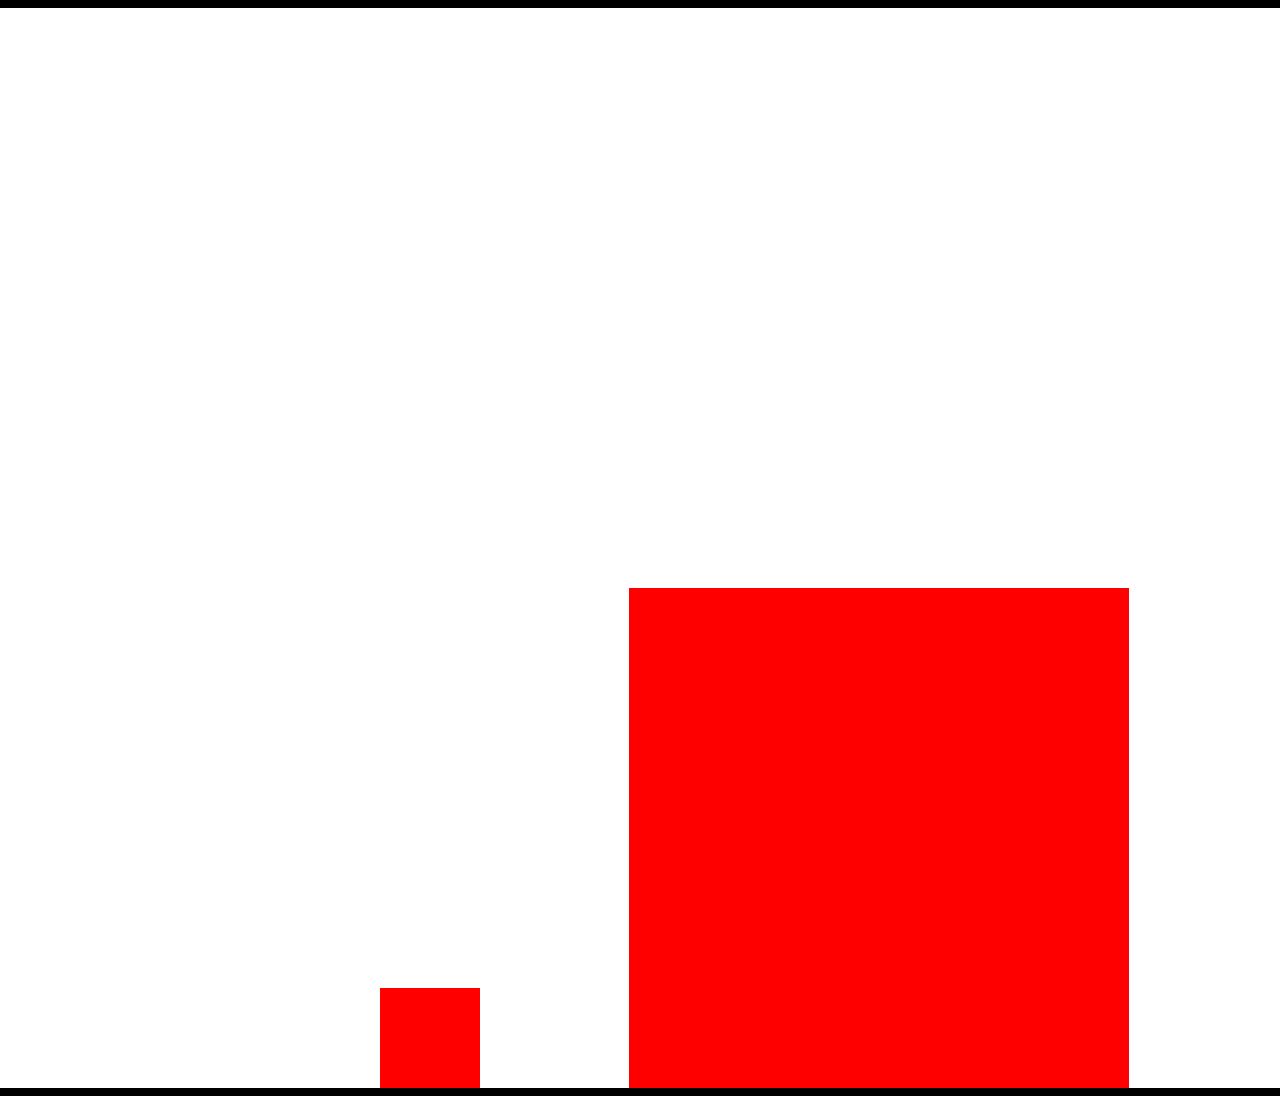
<file: Colliding Block Pi/index.html>
<!DOCTYPE html>
<html lang="en">
<head>
    <title>Document</title>
    <script src="script.js" defer></script>
</head>
<body style = 'background-color : black;display :flex; justify-content:center; align-items:center; min-height : 100vh;'>
    <canvas id="my-canvas"></canvas>
</body>
</html>
</file>
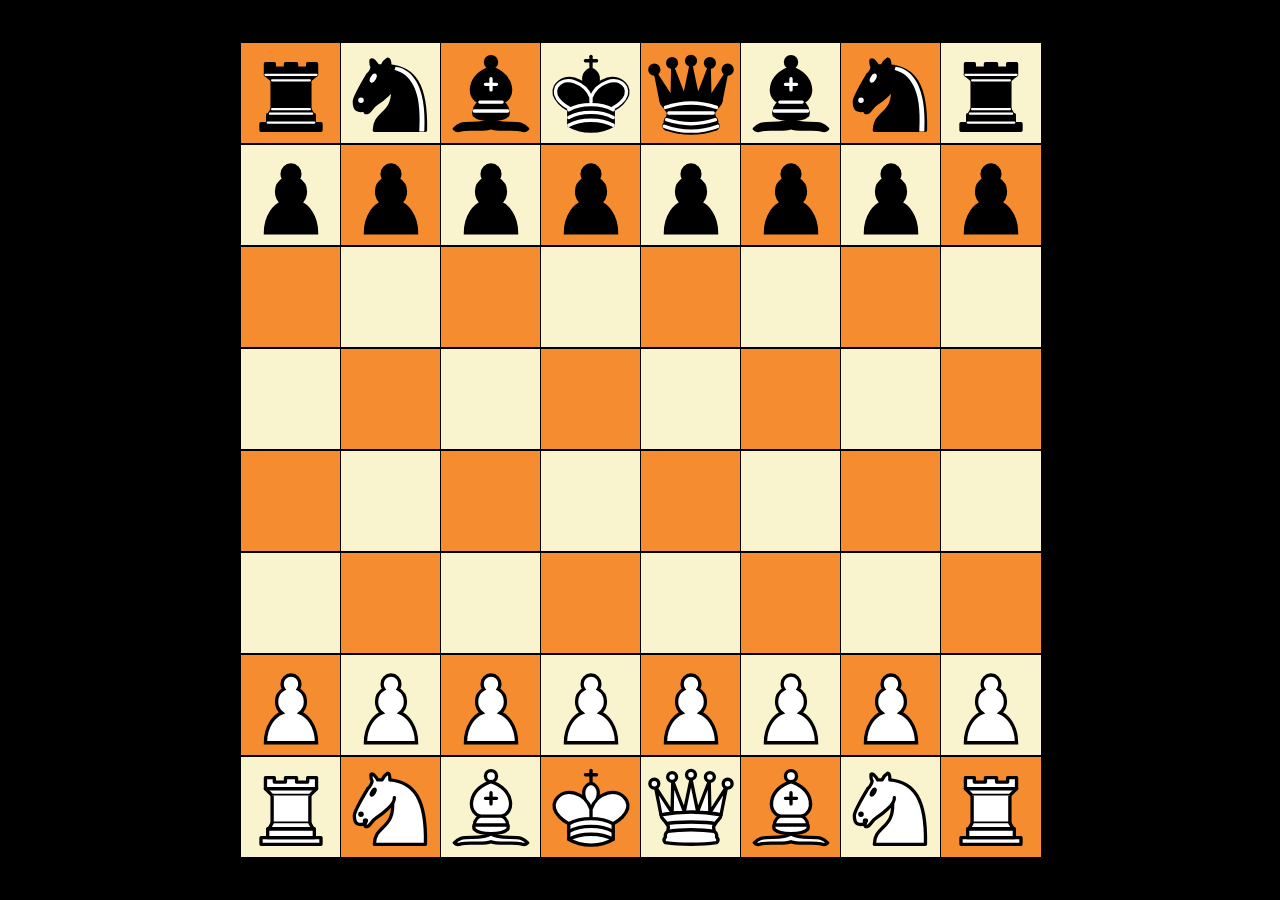
<file: Game - Chess/index.html>
<html>
<head>
    <title>Chess</title>
    <link rel="stylesheet" href="styles.css">
    <!-- Game JS stores all the information about the game. -->
    <script src="game.js" type = 'module' defer></script>
</head>
<body>

</body>
</html>
</file>
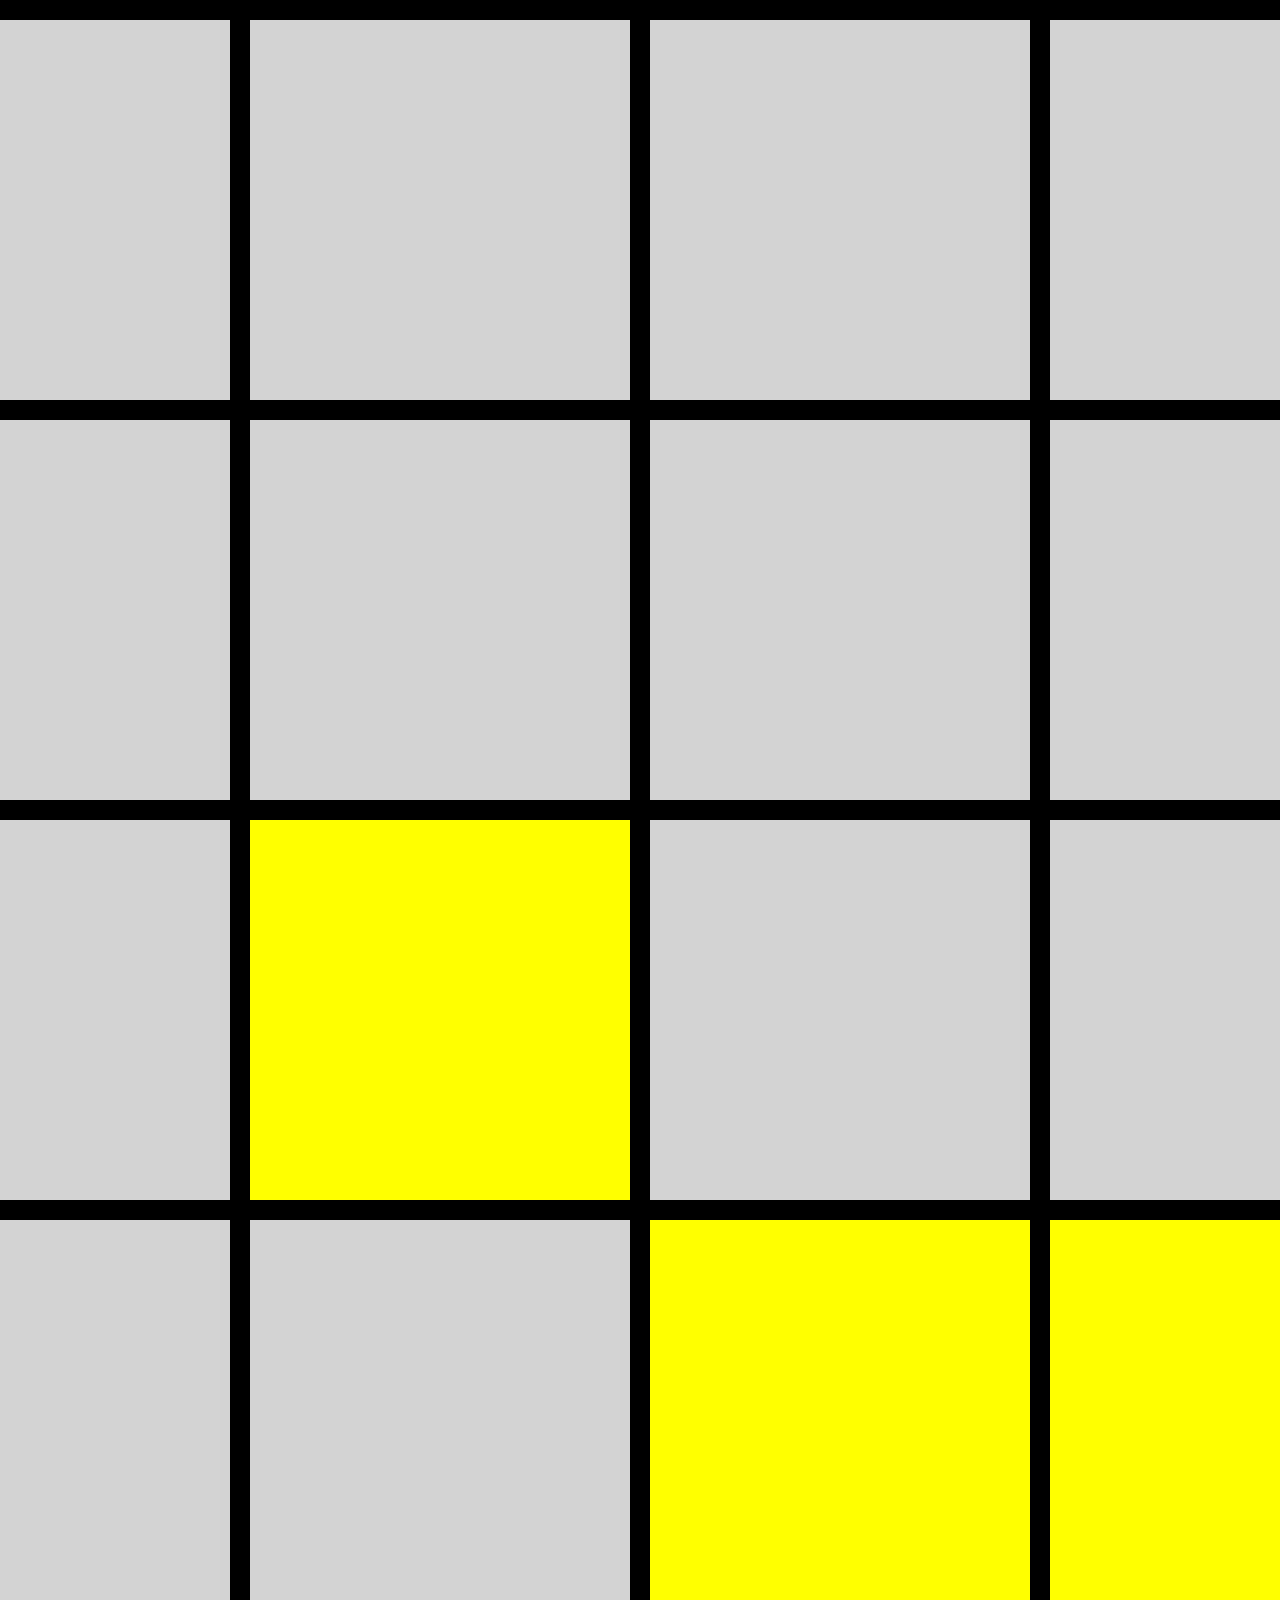
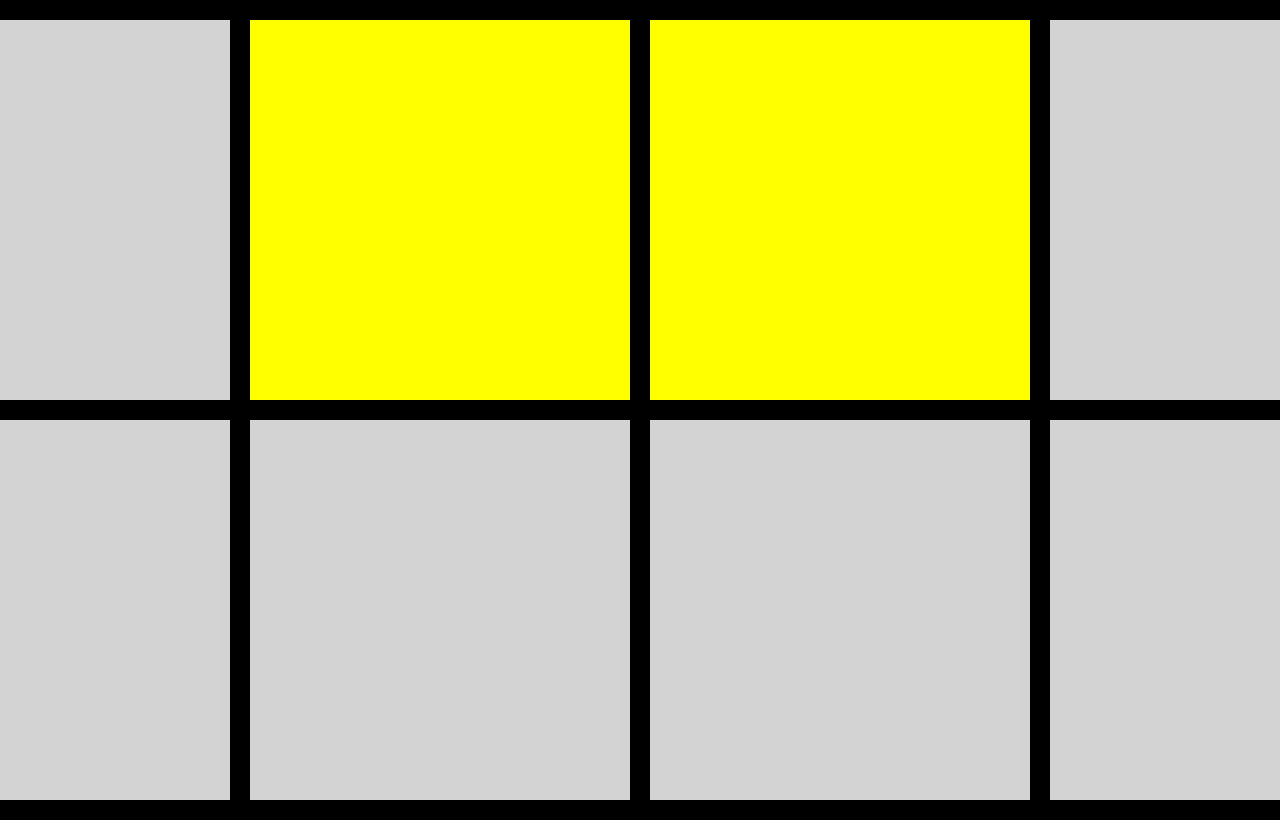
<file: Game - Conway's Game of Life CANVAS/index.html>
<!DOCTYPE html>
<html lang="en">
<head>
    <meta charset="UTF-8">
    <meta http-equiv="X-UA-Compatible" content="IE=edge">
    <meta name="viewport" content="width=device-width, initial-scale=1.0">
    <script src="game.js" defer></script>
    <link rel="stylesheet" href="style.css">
    <title>Document</title>
</head>
<body>
</body>
</html>
</file>
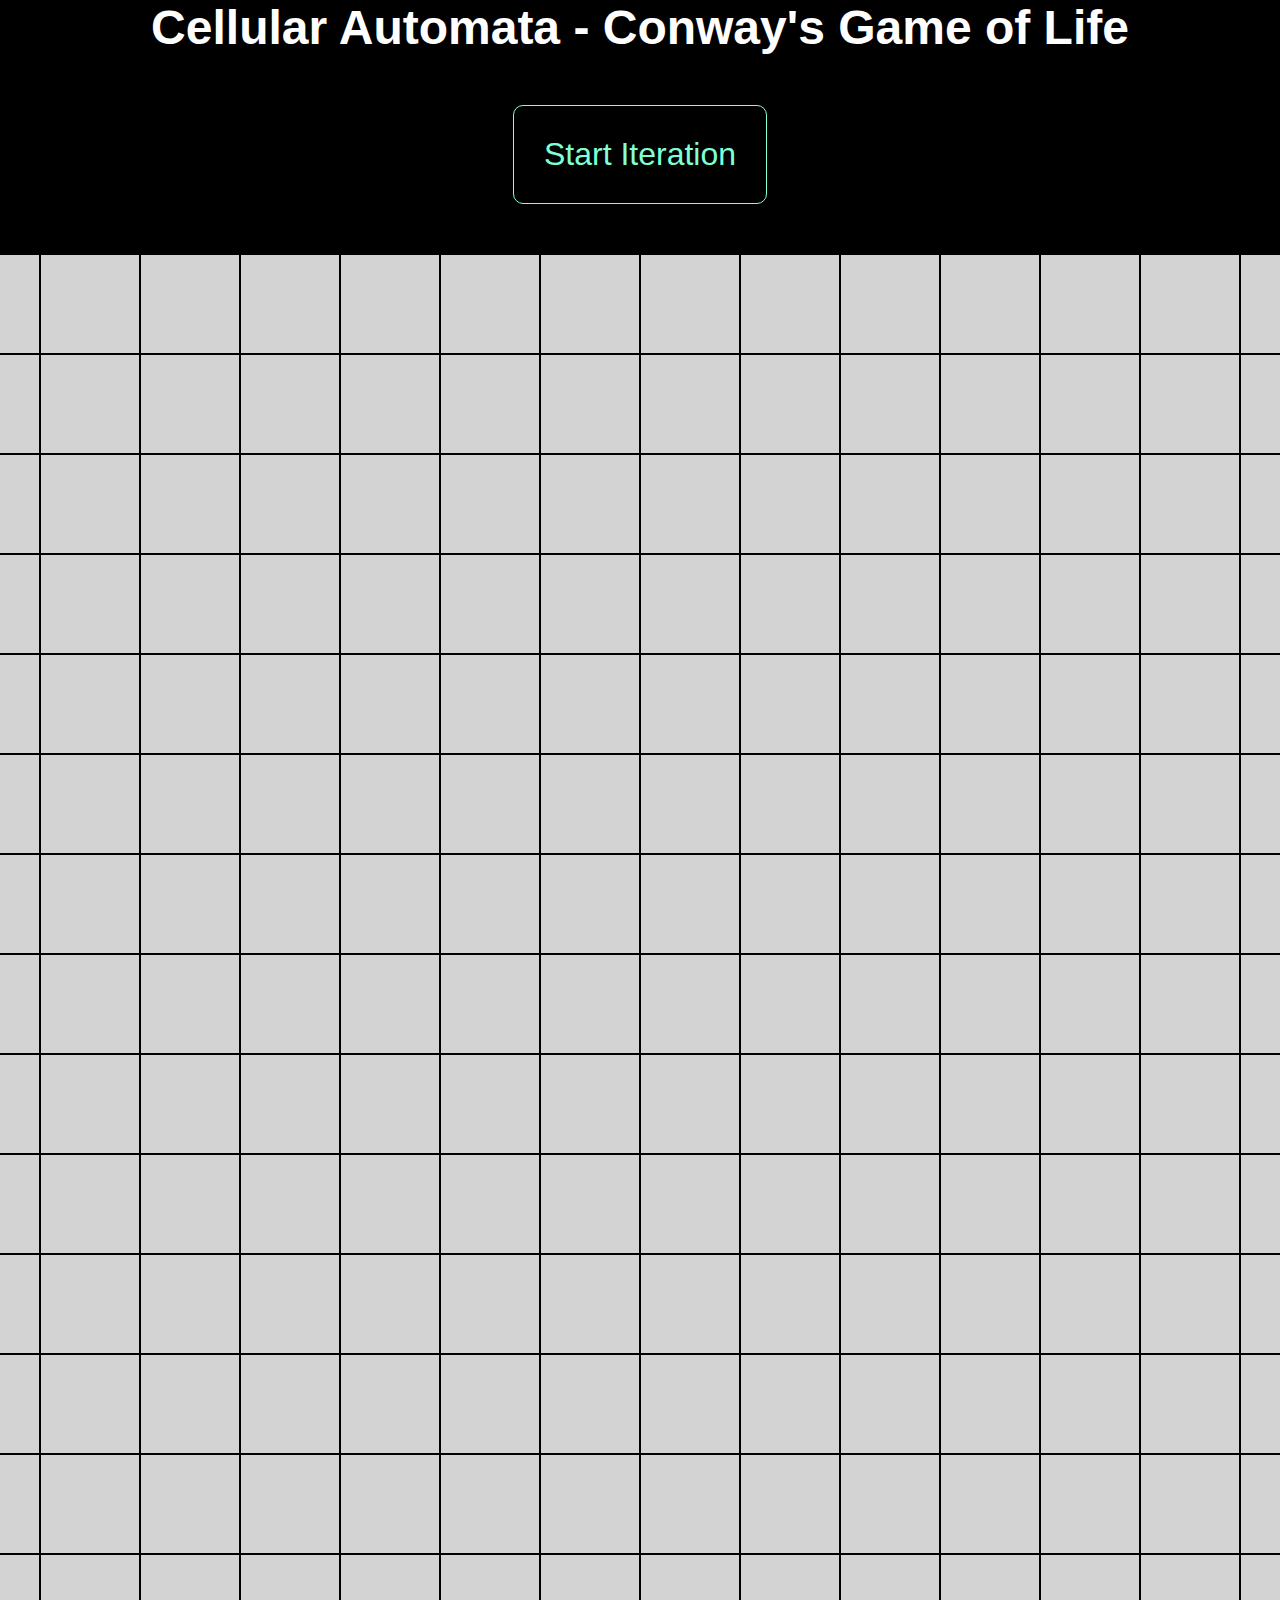
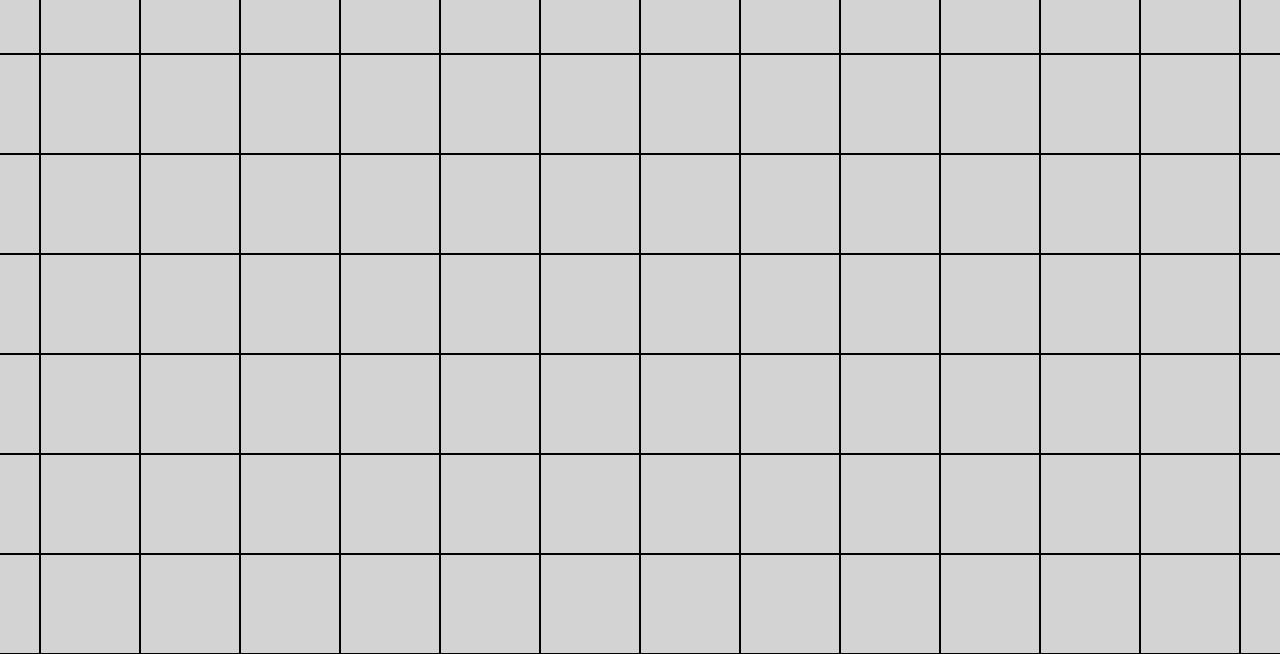
<file: Game - Conway's Game of Life/index.html>
<!DOCTYPE html>
<html lang="en">
<head>
    <title>Document</title>
    <link rel="stylesheet" href="style.css">
    <script src="script.js" defer></script>
</head>
<body>
    <h1>Cellular Automata - Conway's Game of Life</h1>
    <button id="start-btn">Start Iteration</button>
</body>
</html>
</file>
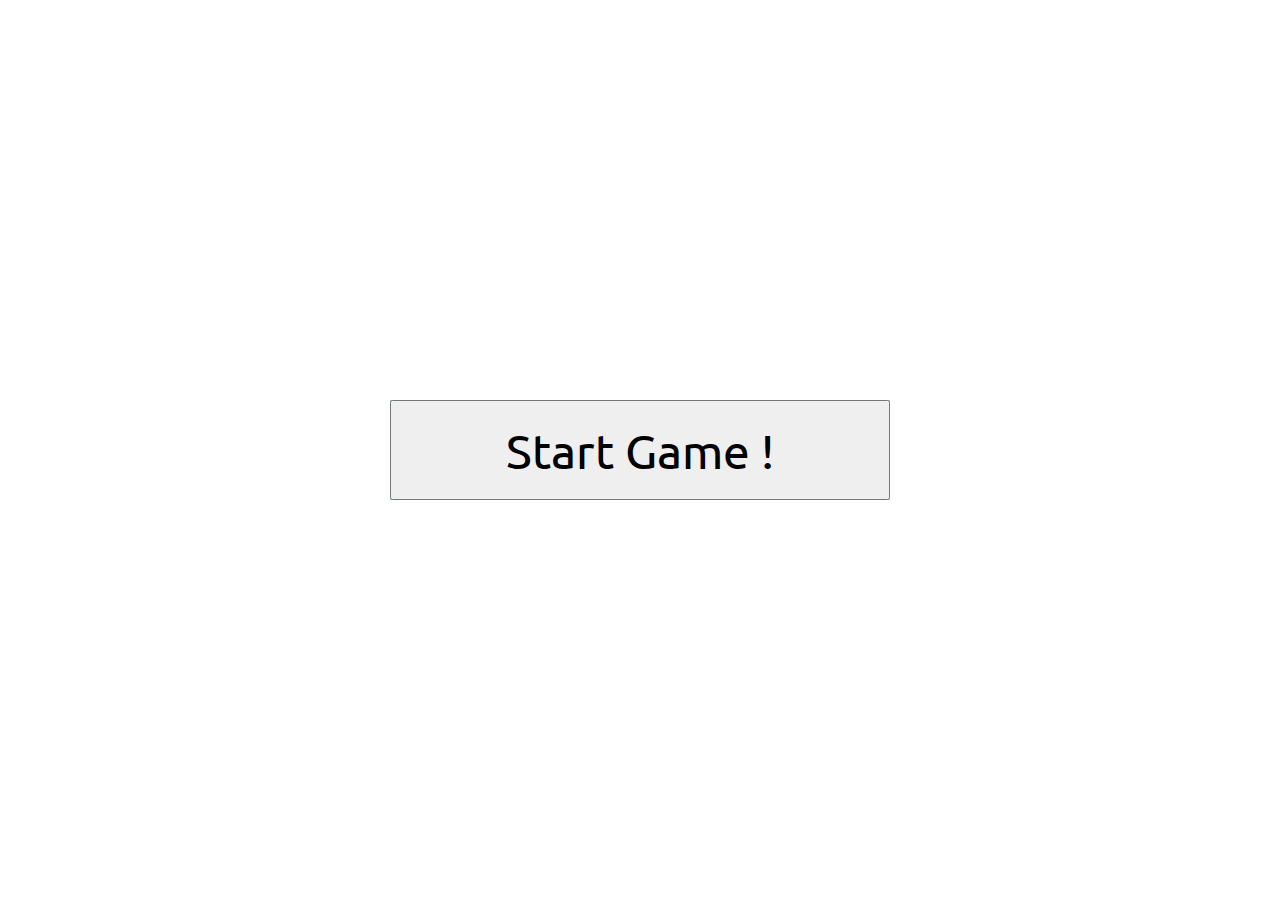
<file: Game-Tic-Tac-Toe/index.html>
<!DOCTYPE html>
<html lang="en">
<head>
    <meta charset="UTF-8">
    <meta http-equiv="X-UA-Compatible" content="IE=edge">
    <meta name="viewport" content="width=device-width, initial-scale=1.0">
    <link rel="stylesheet" href="styles.css">
    <script src="script.js" defer></script>
    <title>Document</title>
</head>
<body class = "flex center">
    <div id="startScreen" style = "display:block">
        <button class = 'btn' onclick="startGame()">Start Game !</button>
    </div>
    <div id="gameScreen" style = "display :none">
        <div class="text-container">
            <p> Tic - Tac - Toe </p>
            <p id = "turn"></p>
        </div>
        <div class="grid-container">
            <div class="cell right bottom" id="00"></div>
            <div class="cell right bottom" id="01"></div>
            <div class="cell bottom" id="02"></div>

            <div class="cell right bottom" id="10"></div>
            <div class="cell right bottom" id="11"></div>
            <div class="cell bottom" id="12"></div>

            <div class="cell right" id="20"></div>
            <div class="cell right" id="21"></div>
            <div class="cell" id="22"></div>

        </div>
    </div>
</body>
</html>
</file>
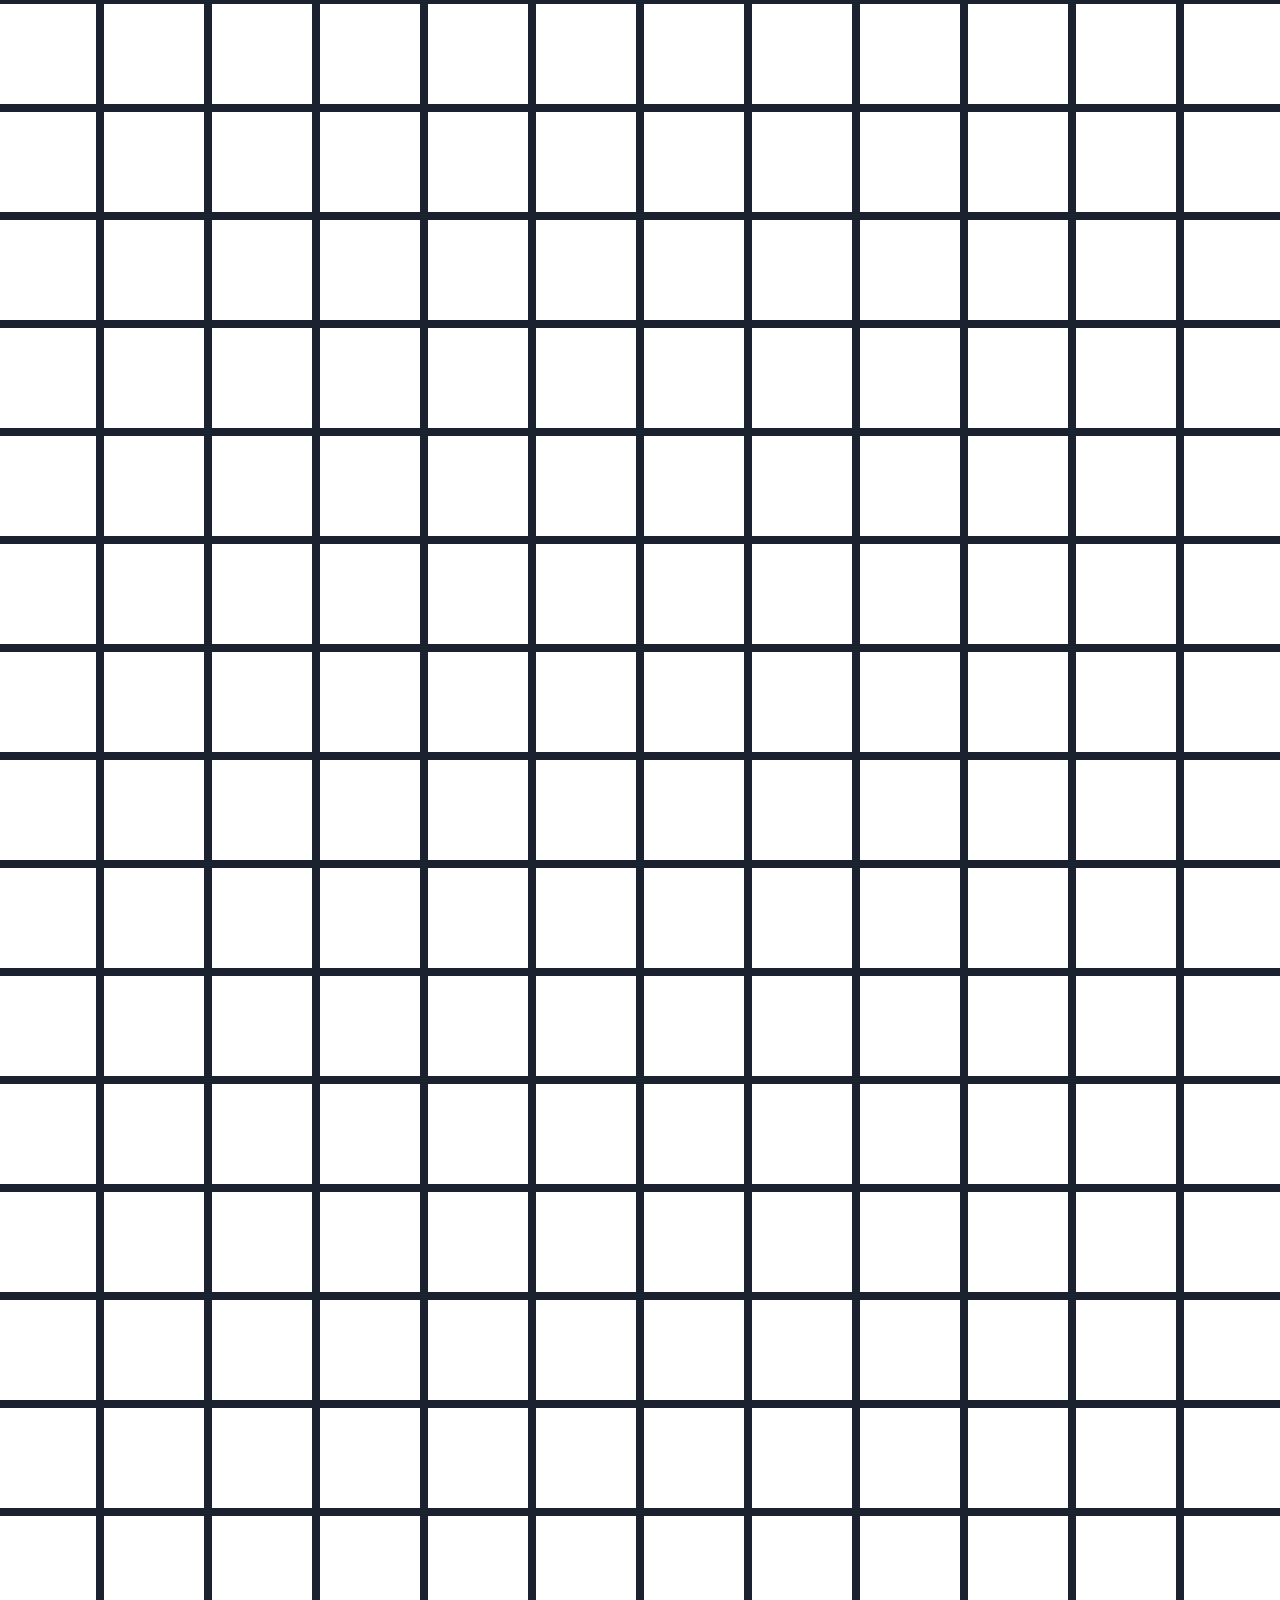
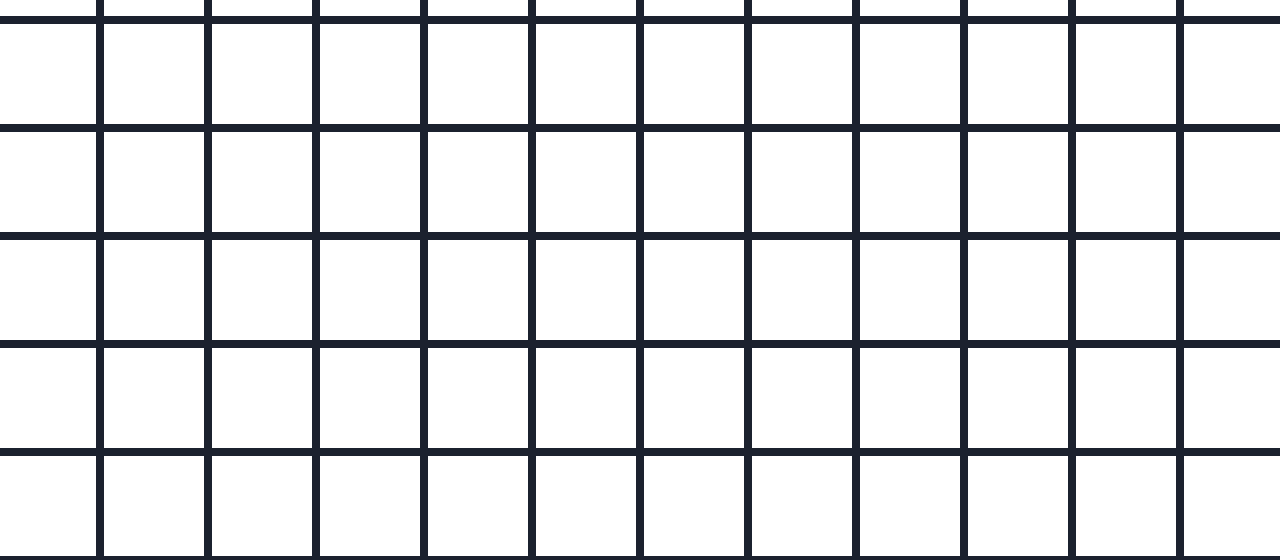
<file: Visualization - PathFinding Algorithms/index.html>
<!DOCTYPE html>
<html lang="en">
<head>
    <meta charset="UTF-8">
    <meta http-equiv="X-UA-Compatible" content="IE=edge">
    <meta name="viewport" content="width=device-width, initial-scale=1.0">
    <style>
        *{
            margin:0;
            padding:0;
        }
        body{
            background-color : rgb(27, 33, 46);
            display: flex;
            justify-content:center;
            align-items:center;
            min-height: 100vh;
        }
    </style>
    <script src="script.js" defer type = 'module'></script>
    <title>Document</title>
</head>
<body>
    
</body>
</html>
</file>
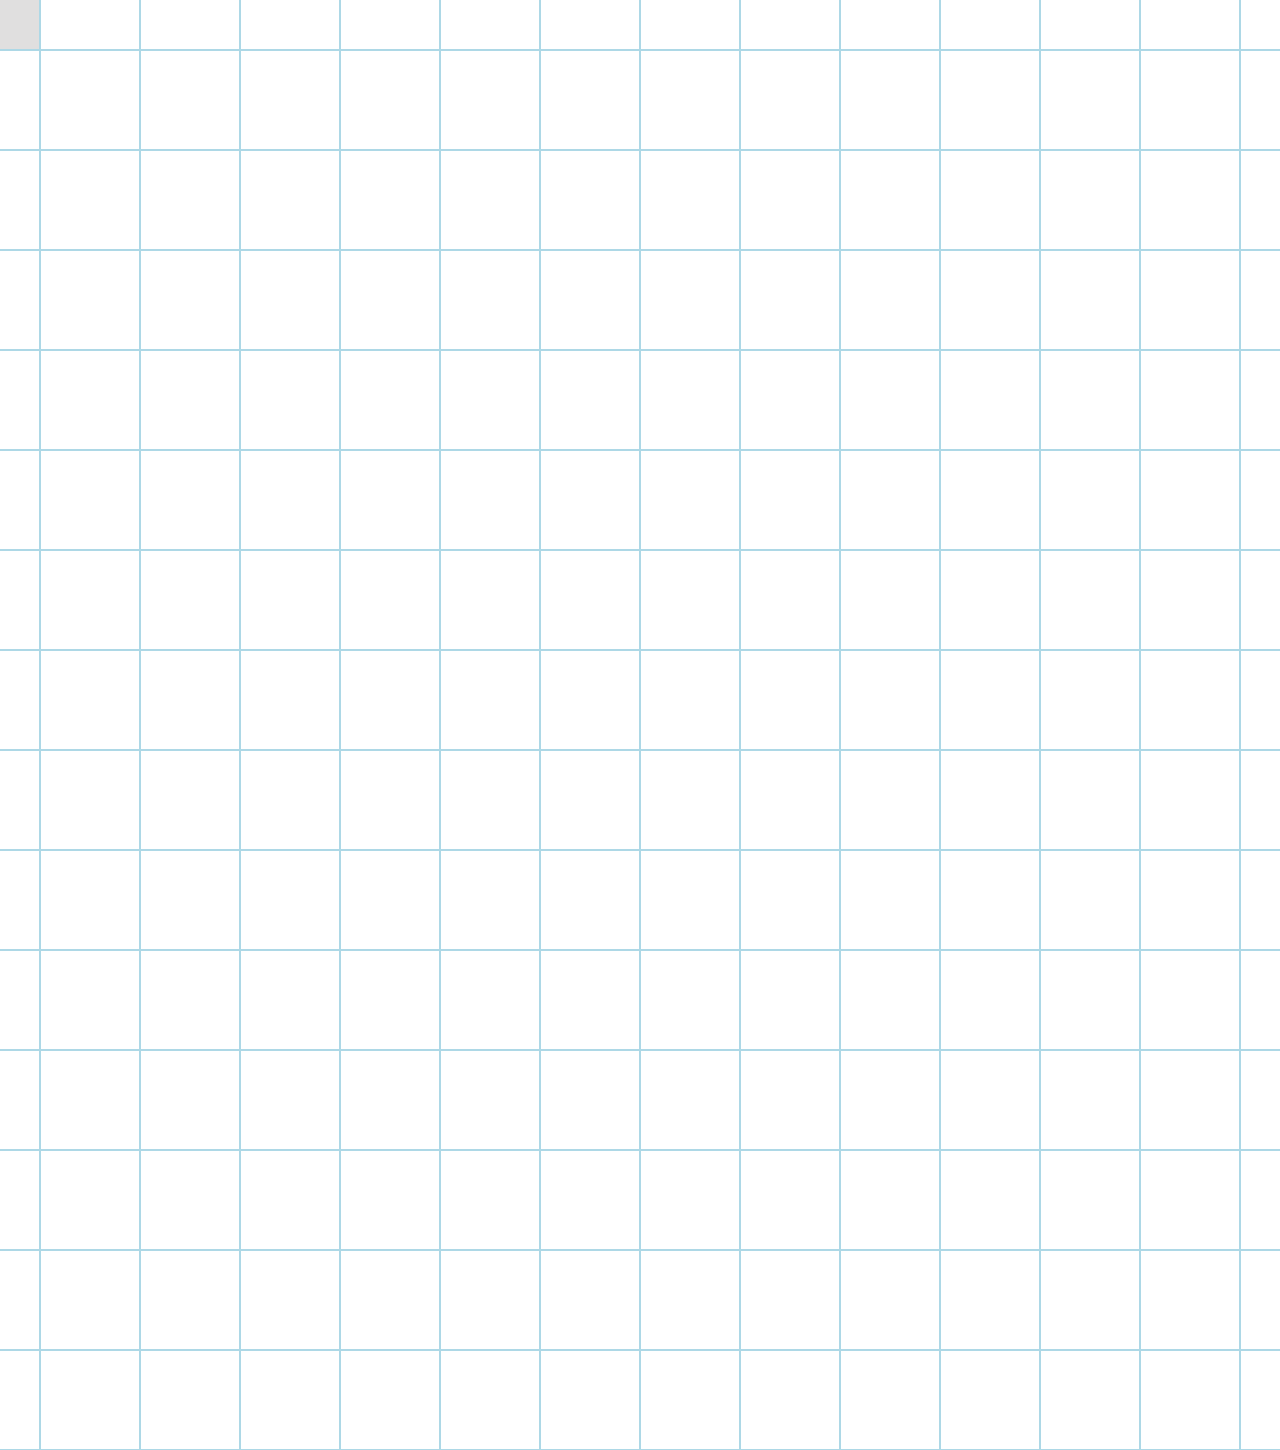
<file: Visualizer - Pathfinding Algorithms/index.html>
<!DOCTYPE html>
<html lang="en">
<head>
    <meta charset="UTF-8">
    <meta http-equiv="X-UA-Compatible" content="IE=edge">
    <meta name="viewport" content="width=device-width, initial-scale=1.0">
    <link rel="stylesheet" href="style.css">
    <script src="script.js" defer></script>
    <title>Path Finding Algorithms</title>
</head>
<body>
    <div id="root"></div>
</body>
</html>
</file>
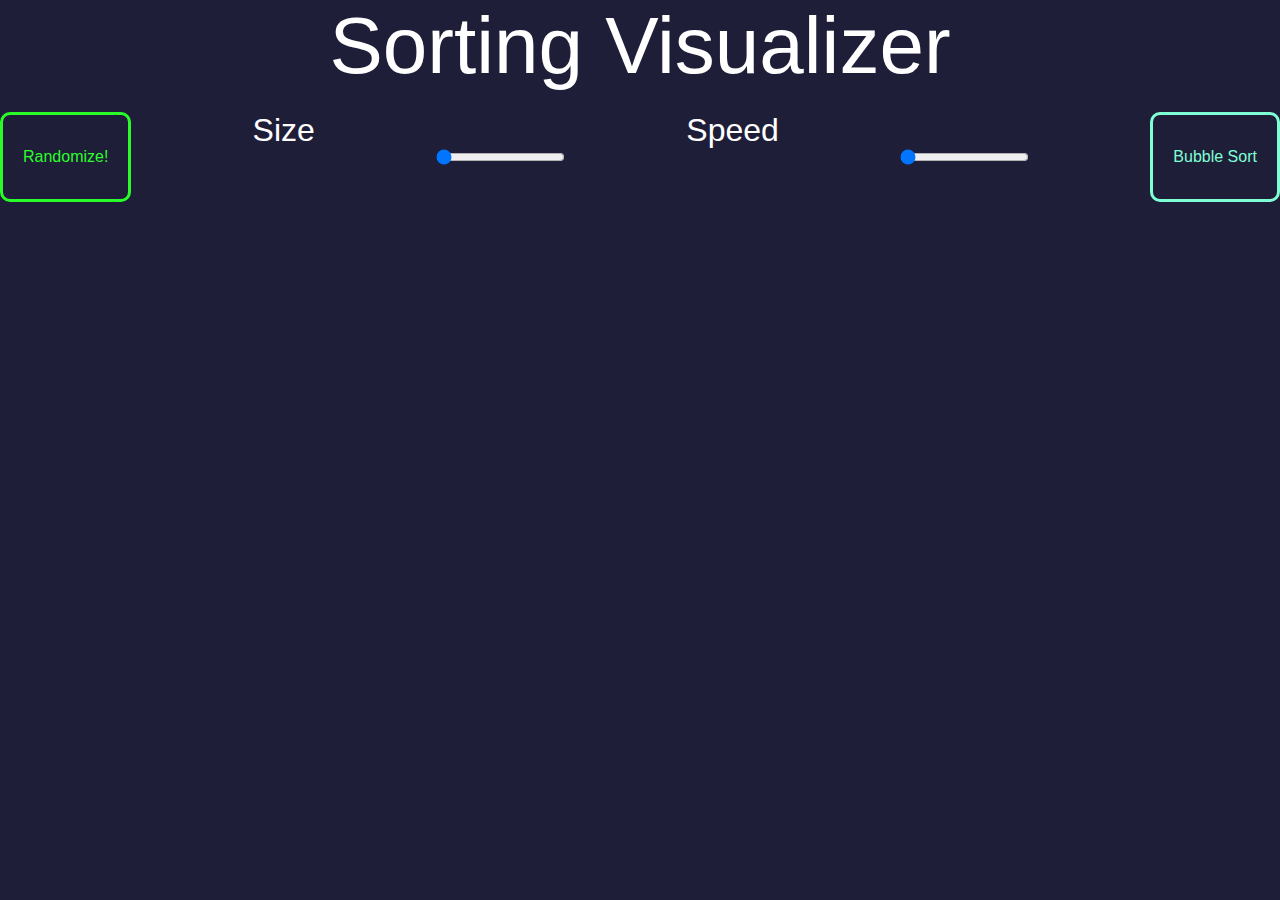
<file: Visualizer - Sorting/index.html>
<html>
<head>
    <title>Document</title>
    <link rel="stylesheet" href="styles.css">
    <script src="script.js" defer></script>
</head>
<body>
    <div id = 'title-text'>Sorting Visualizer</div>
    <div id="input-container">
        <button id="randomize" class = 'btn rand-btn' onclick = "generateBarArray()">Randomize!</button>
        <span class = 'custom-text'>Size</span><input type="range" id="array-size" min = "2" max = "50" value = "2">
        <span class = 'custom-text'>Speed</span><input type="range" id="change-speed" min = "1" max = "10" value = "1">
        <button id="bubble" class = 'btn' onclick = "bubbleSort()">Bubble Sort</button>
    </div>
    <div id="visualizer"></div>
</body>
</html>
</file>
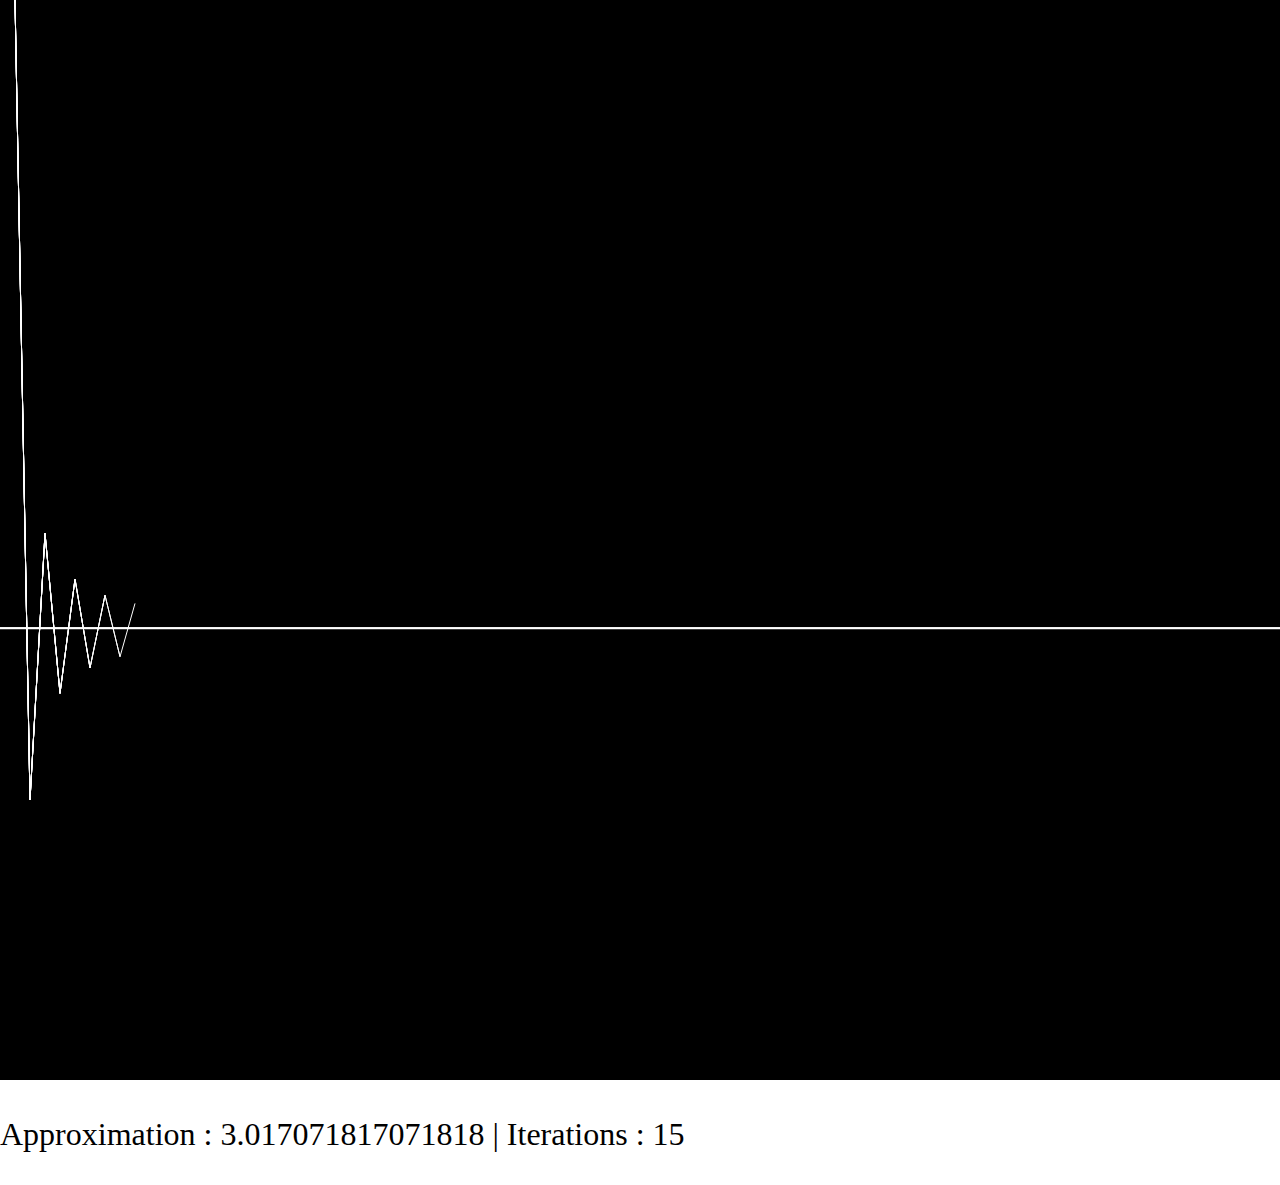
<file: Visualizing Leibnitz Pi Approximation/index.html>
<!DOCTYPE html>
<html>
<head>
    <title>Document</title>
    <script src="script.js" defer></script>
</head>
<body>
    <canvas id="my-canvas"></canvas>
    <p id='approx'></p>
</body>
</html>
</file>
<file: Game - Chess/styles.css>
*{
    padding : 0px;
    margin : 0px;
}


body{
    background-color: black;
    display: flex;
    justify-content: center;
    align-items: center;
}


.c1{
    background-color : rgb(246, 140, 48);
}

.c2{
    background-color : rgb(249, 244, 206);
}

.c1:hover{
    background-color : rgb(247, 178, 117);
}

.c2:hover{
    background-color : rgb(246, 235, 155);
}

.movable{
    background-color : lightblue;
}

.attackable{
    background-color : rgb(245, 145, 145);
}

img{
    pointer-events: none;
}
</file>
<file: Game - Conway's Game of Life CANVAS/style.css>
*{
    margin : 0;
    padding: 0;
}
body{
    display: flex;
    justify-content: center;
    align-items: center;
    min-height: 100vh;
}
</file>
<file: Game - Conway's Game of Life/style.css>
*{
    margin : 0;
    padding : 0;
    box-sizing: border-box;

}


body{
    background-color : black ;
    display:flex;
    flex-direction : column;
    justify-content: center;
    align-items: center;
    min-height: 100vh;
}

h1{
    color:white;
    font-size : 3em;
    font-family: 'Trebuchet MS', 'Lucida Sans Unicode', 'Lucida Grande', 'Lucida Sans', Arial, sans-serif;
}

.cell{
    border : 1px solid black;
    cursor: pointer;
}

.live-cell{
    background-color : yellow;
}

.live-cell:hover{
    background-color : rgb(220, 220, 2);
}
.dead-cell{
    background-color : #d3d3d3;
}
.dead-cell:hover{
    background-color : #bbb5b5;
}


#start-btn{
    background : none;
    border : 1px solid aquamarine;
    color : aquamarine;
    margin-top : 50px;
    margin-bottom: 50px;
    padding: 30px;
    font-size : 2em;
    cursor: pointer;
    border-radius : 10px;
    transition : 0.1s ease-in-out;
}

#start-btn:hover{
    background : aquamarine;
    border : white;
    color : black;
}
</file>
<file: Game-Tic-Tac-Toe/styles.css>
@import url('https://fonts.googleapis.com/css2?family=Ubuntu&display=swap');

*{
    margin:0;
    padding: 0;  
    font-family: 'Ubuntu', sans-serif;
}

body{
    min-height: 100vh;
}

:root{
    --cell-size : 300px;
    --grid-border-size : 5px solid black;
}
.flex{
    display:flex;
}

.center{
    justify-content:center;
    align-items:center;
}

#gameScreen{
    width: 900px;
    height:1000px;
}

.text-container{
    width: 900px;
    height: 100px;
    display : flex;
    flex-direction: column;
    margin-bottom : 200px;
    padding : 10px;
    justify-content:center;
    gap : 100px;
    align-items:center;
    font-size:  5em;
    font-family : arial,sans-serif;
}

.grid-container{
    width: 900px;
    height: 900px;
    display:grid;
    grid-template-columns: repeat(3,var(--cell-size));
}

.cell{
    width: var(--cell-size);
    height: var(--cell-size);
    display : flex;
    justify-content:center;
    align-items:center;
    font-size:  10rem;
    font-family : 'Courier New', Courier, monospace;
    cursor :pointer;
    transition: 0.5s;
}

.cell:hover{
    background-color:rgb(200, 220, 245);
}

.bottom{
    border-bottom: var(--grid-border-size);
}
.left{
    border-left : var(--grid-border-size);
}
.right{
    border-right: var(--grid-border-size);
}

#hover-text{
    font-size:  10rem;
    font-family : 'Courier New', Courier, monospace;
    opacity : 0.5;
    pointer-events: none;

}


#startScreen{
    background-color: lightblue;
}

.btn{
    width :500px;
    height :100px;
    font-size : 3em;
    cursor : pointer;
}
</file>
<file: Visualizer - Pathfinding Algorithms/style.css>
*{
    margin:0;
    padding : 0;
    color :yellow;
    font-size : 1rem;
}


body{
    background-color : rgb(23, 30, 51);
    display: flex;
    justify-content: center;
    align-items: center;
    width : 100%;
    height : 100vh;
}
#root{
    display: flex;
    justify-content: center;
    align-items: center;

    width : 100%;
    height : 100%;
}

#grid{
    display:grid;
}

.node{
    display: flex;
    flex-direction: column;
    justify-content: center;
    align-items: center;
    background-color : white;
    border : 1px solid lightblue;
    cursor: pointer;
}

.node:hover{
    background-color : rgb(224, 223, 223);
}

.wall{
    background-color : black;
    animation-name: nodeAnimation;
    animation-duration: 1.5s;
    animation-timing-function: ease-out;
    animation-delay: 0;
    animation-direction: alternate;
    animation-iteration-count: 1;
    animation-fill-mode: forwards;
    animation-play-state: running;
}

.neighbor{
    background-color : green;
    animation-name: nodeAnimation;
    animation-duration: 1.5s;
    animation-timing-function: ease-out;
    animation-delay: 0;
    animation-direction: alternate;
    animation-iteration-count: 1;
    animation-fill-mode: forwards;
    animation-play-state: running;
}

.start{
    background-color : orange;
    animation-name: nodeAnimation;
    animation-duration: 1.5s;
    animation-timing-function: ease-out;
    animation-delay: 0;
    animation-direction: alternate;
    animation-iteration-count: 1;
    animation-fill-mode: forwards;
    animation-play-state: running;
}

.end{
    background-color : blue;
    animation-name: nodeAnimation;
    animation-duration: 1.5s;
    animation-timing-function: ease-out;
    animation-delay: 0;
    animation-direction: alternate;
    animation-iteration-count: 1;
    animation-fill-mode: forwards;
    animation-play-state: running;
}



/*  NOT MINE */

@keyframes nodeAnimation {
    0% {
    transform: scale(0.3);
    border-radius: 100%;
    }

    75% {
    transform: scale(1.2);
    }

    100% {
    transform: scale(1);
    }
}

.visited {
    animation-name: visitedAnimation;
    animation-duration: 1.5s;
    animation-timing-function: ease-out;
    animation-delay: 0;
    animation-direction: alternate;
    animation-iteration-count: 1;
    animation-fill-mode: forwards;
    animation-play-state: running;
  }
  
@keyframes visitedAnimation {
    0% {
    transform: scale(0.3);
    background-color: rgba(0, 0, 66, 0.75);
    border-radius: 100%;
    }

    50% {
    background-color: rgba(17, 104, 217, 0.75);
    }

    75% {
    transform: scale(1.2);
    background-color: rgba(0, 217, 159, 0.75);
    }

    100% {
    transform: scale(1);
    background-color: rgba(0, 190, 218, 0.75);
    }
}
  
.shortestPath {
animation-name: shortestPath;
animation-duration: 1.5s;
animation-timing-function: ease-out;
animation-delay: 0;
animation-direction: alternate;
animation-iteration-count: 1;
animation-fill-mode: forwards;
animation-play-state: running;
}

@keyframes shortestPath {
0% {
    transform: scale(0.6);
    background-color: rgb(255, 254, 106);
}

50% {
    transform: scale(1.2);
    background-color: rgb(255, 254, 106);
}

100% {
    transform: scale(1);
    background-color: rgb(255, 254, 106);
}
}
</file>
<file: Visualizer - Sorting/styles.css>
*{
    margin:0;
    padding:0;
    box-sizing : none;
}
body{
    background-color : rgb(31, 30, 56);
    font-family: 'Franklin Gothic Medium', 'Arial Narrow', Arial, sans-serif;
}
#input-container{
    display: flex;
    width:100%;
    height:10vh;
    margin-bottom : 10vh;
    justify-content : space-between;
}

#visualizer{
    width:100%;
    height:50vh;

    display : flex;
    justify-content: center;
}

.btn{
    background-color :rgb(31, 30, 56);
    border : 3px solid aquamarine;
    padding : 20px;
    color :aquamarine;
    font-size : 1em;
    border-radius : 10px;
    transition: 0.1s ease-in-out;
    cursor: pointer;
}

.btn:hover{
    background-color: aquamarine;
    color : rgb(31, 30, 56);
}

.rand-btn{
    background-color :rgb(31, 30, 56);
    border : 3px solid rgb(42, 252, 42);
    padding : 20px;
    color :rgb(42, 252, 42);
    font-size : 1em;
    border-radius : 10px;
    transition: 0.1s ease-in-out;
}
.rand-btn:hover{
    background-color: rgb(42, 252, 42);

}

.custom-text{
    color : white;
    font-size : 2em;
}

#title-text{
    display: flex;
    align-items : center;
    justify-content: center;
    color: white;
    font-size : 5em;
    margin-bottom : 20px;
}
</file>
